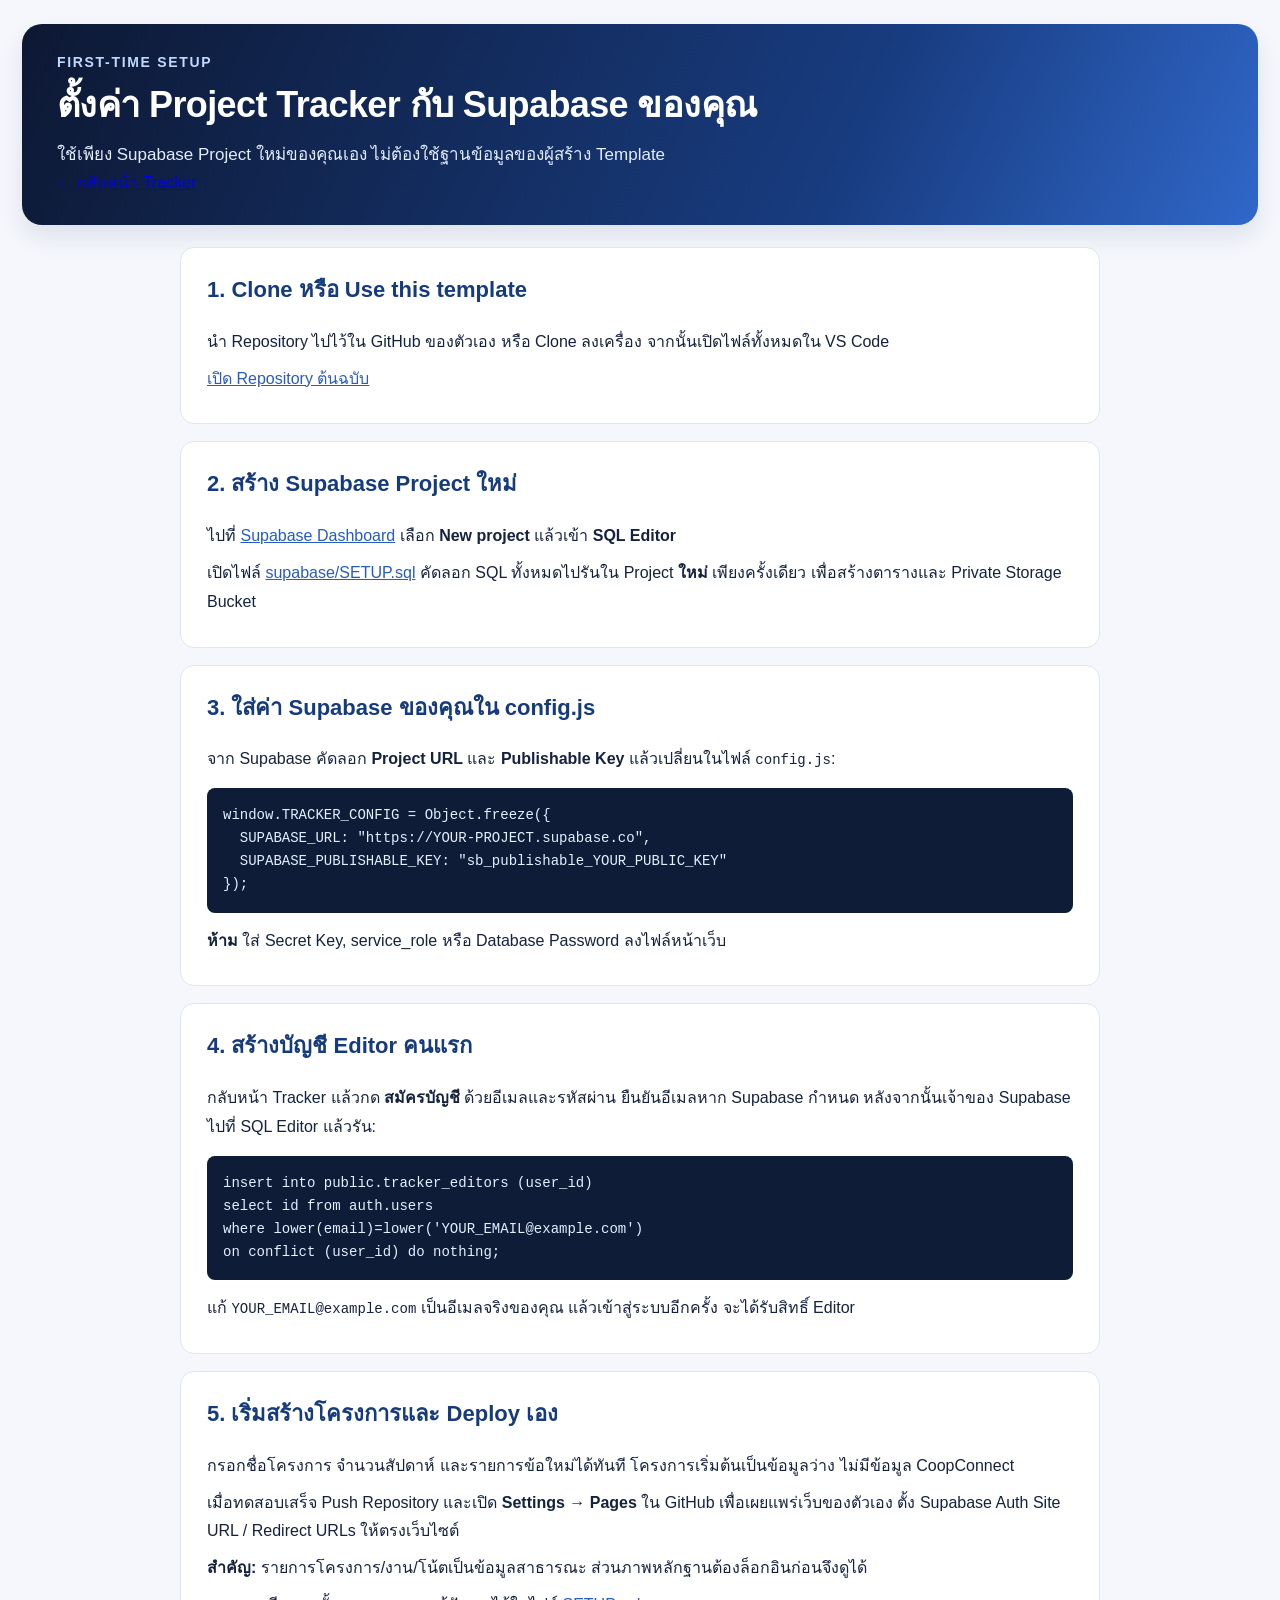
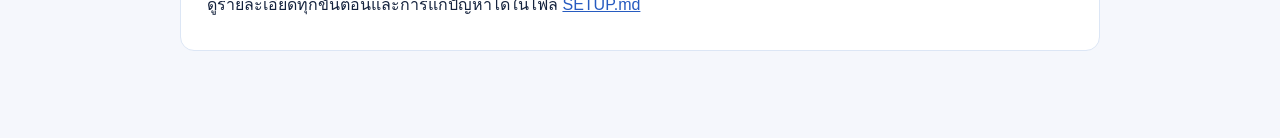
<file: setup.html>
<!doctype html>
<html lang="th"><head><meta charset="utf-8"><meta name="viewport" content="width=device-width,initial-scale=1">
<title>ตั้งค่า Supabase — Project Tracker Tempest</title>
<link rel="stylesheet" href="styles.css">
<style>
.guide{display:grid;gap:17px;max-width:920px;margin:22px auto}
.guide-step{background:#fff;border:1px solid #dce6f5;padding:22px 26px;border-radius:14px;line-height:1.8}
.guide-step h2{margin-top:0;font-size:22px;color:#153b7d}
.guide-step a{color:#275bc0}
.guide-step code,.guide-step pre{font-family:ui-monospace,Consolas,monospace;font-size:14px;overflow-wrap:anywhere}
.guide-step pre{overflow:auto;background:#0f1c38;color:#e4f0ff;padding:16px;border-radius:8px;line-height:1.65}
.guide-step p{margin:8px 0}
</style></head><body><main class="shell">
<header class="hero"><div class="eyebrow">FIRST-TIME SETUP</div>
<h1>ตั้งค่า Project Tracker กับ Supabase ของคุณ</h1>
<p>ใช้เพียง Supabase Project ใหม่ของคุณเอง ไม่ต้องใช้ฐานข้อมูลของผู้สร้าง Template</p>
<a class="hero-back" href="./index.html">← กลับหน้า Tracker</a></header>
<section class="guide">
<div class="guide-step"><h2>1. Clone หรือ Use this template</h2>
<p>นำ Repository ไปไว้ใน GitHub ของตัวเอง หรือ Clone ลงเครื่อง จากนั้นเปิดไฟล์ทั้งหมดใน VS Code</p>
<p><a href="https://github.com/Bunyakhon/project-tracker-tempest" target="_blank" rel="noopener noreferrer">เปิด Repository ต้นฉบับ</a></p></div>
<div class="guide-step"><h2>2. สร้าง Supabase Project ใหม่</h2>
<p>ไปที่ <a href="https://supabase.com/dashboard" target="_blank" rel="noopener noreferrer">Supabase Dashboard</a> เลือก <strong>New project</strong> แล้วเข้า <strong>SQL Editor</strong></p>
<p>เปิดไฟล์ <a href="./supabase/SETUP.sql">supabase/SETUP.sql</a> คัดลอก SQL ทั้งหมดไปรันใน Project <strong>ใหม่</strong> เพียงครั้งเดียว เพื่อสร้างตารางและ Private Storage Bucket</p></div>
<div class="guide-step"><h2>3. ใส่ค่า Supabase ของคุณใน config.js</h2>
<p>จาก Supabase คัดลอก <strong>Project URL</strong> และ <strong>Publishable Key</strong> แล้วเปลี่ยนในไฟล์ <code>config.js</code>:</p>
<pre>window.TRACKER_CONFIG = Object.freeze({
  SUPABASE_URL: "https://YOUR-PROJECT.supabase.co",
  SUPABASE_PUBLISHABLE_KEY: "sb_publishable_YOUR_PUBLIC_KEY"
});</pre>
<p><strong>ห้าม</strong> ใส่ Secret Key, service_role หรือ Database Password ลงไฟล์หน้าเว็บ</p></div>
<div class="guide-step"><h2>4. สร้างบัญชี Editor คนแรก</h2>
<p>กลับหน้า Tracker แล้วกด <strong>สมัครบัญชี</strong> ด้วยอีเมลและรหัสผ่าน ยืนยันอีเมลหาก Supabase กำหนด หลังจากนั้นเจ้าของ Supabase ไปที่ SQL Editor แล้วรัน:</p>
<pre>insert into public.tracker_editors (user_id)
select id from auth.users
where lower(email)=lower('YOUR_EMAIL@example.com')
on conflict (user_id) do nothing;</pre>
<p>แก้ <code>YOUR_EMAIL@example.com</code> เป็นอีเมลจริงของคุณ แล้วเข้าสู่ระบบอีกครั้ง จะได้รับสิทธิ์ Editor</p></div>
<div class="guide-step"><h2>5. เริ่มสร้างโครงการและ Deploy เอง</h2>
<p>กรอกชื่อโครงการ จำนวนสัปดาห์ และรายการข้อใหม่ได้ทันที โครงการเริ่มต้นเป็นข้อมูลว่าง ไม่มีข้อมูล CoopConnect</p>
<p>เมื่อทดสอบเสร็จ Push Repository และเปิด <strong>Settings → Pages</strong> ใน GitHub เพื่อเผยแพร่เว็บของตัวเอง ตั้ง Supabase Auth Site URL / Redirect URLs ให้ตรงเว็บไซต์</p>
<p><strong>สำคัญ:</strong> รายการโครงการ/งาน/โน้ตเป็นข้อมูลสาธารณะ ส่วนภาพหลักฐานต้องล็อกอินก่อนจึงดูได้</p>
<p>ดูรายละเอียดทุกขั้นตอนและการแก้ปัญหาได้ในไฟล์ <a href="./SETUP.md">SETUP.md</a></p></div>
</section></main></body></html>
</file>
<file: styles.css>
/* Reusable Project Progress Tracker · Responsive design */
:root{--navy:#0f1c38;--blue:#285cca;--light:#f5f7fc;--ink:#14223d;--muted:#53647d;--border:#e3e8f1;--white:#fff;color-scheme:light;font-family:"Noto Sans Thai","Sarabun",Tahoma,sans-serif}
*{box-sizing:border-box}body{margin:0;background:var(--light);color:var(--ink)}button,input,select,textarea{font:inherit}button{cursor:pointer}button:focus-visible,input:focus-visible,select:focus-visible,textarea:focus-visible,a:focus-visible,summary:focus-visible{outline:3px solid #81aaf8;outline-offset:2px}
.shell{max-width:1380px;padding:24px 22px 65px;margin:0 auto}.hero{padding:30px 35px;border-radius:20px;background:linear-gradient(115deg,#0d1833,#183c80 67%,#3067c9);color:#fff;box-shadow:0 12px 25px #0f28521a}.hero h1{font-size:clamp(32px,3.3vw,36px);margin:6px 0 8px;letter-spacing:-.6px}.eyebrow{font-size:14px;color:#c1d8ff;letter-spacing:.12em;font-weight:800}.hero p{max-width:960px;line-height:1.7;color:#e3edff;margin:0;font-size:17px}
.summary{display:grid;grid-template-columns:repeat(5,minmax(0,1fr));gap:12px;margin:18px 0}.stat,.panel,.task,.week{background:#fff;border:1px solid var(--border);border-radius:15px}.stat{padding:20px 18px;min-height:125px}.stat small{color:var(--muted);font-size:15px;display:block}.stat strong{font-size:30px;display:block;margin-top:7px;line-height:1.15}.stat .sub{font-size:14px;color:var(--muted);display:block;margin-top:6px;line-height:1.5}
.layout{display:grid;grid-template-columns:270px minmax(0,1fr);gap:18px;align-items:start}.panel{padding:24px}.sidebar{position:sticky;top:16px}.weeks{display:flex;flex-direction:column;gap:10px}.week{width:100%;padding:14px;text-align:left;background:#fff;color:var(--ink)}.week.active{background:#eef4ff;border-color:#4272d0;box-shadow:inset 3px 0 #376bce}.week .small{font-size:16px;color:#53647d}.week strong{font-size:17px;display:block;margin:5px 0;line-height:1.5}.mini,.bar{height:8px;background:#e8edf7;overflow:hidden;border-radius:99px}.mini{margin:10px 0 6px}.mini span,.bar span{height:100%;background:#2c60c7;display:block;transition:width .2s}
.headline{display:flex;justify-content:space-between;align-items:start;gap:14px;flex-wrap:wrap}.headline h2{margin:0;font-size:26px}.intro{font-size:17px;color:var(--muted);line-height:1.7}.chip{border-radius:99px;padding:6px 11px;font-size:16px;font-weight:700;white-space:nowrap}.progress-chip{background:#eaf1ff;color:#245bc2}.tag{display:inline-flex;background:#edf3ff;color:#2556b1;font-weight:750;font-size:16px;border-radius:6px;padding:5px 8px;margin-right:6px}.role,.reference{font-size:16px;color:var(--muted);display:block;margin-top:7px}.task{margin:14px 0;padding:22px}.task-top{display:flex;justify-content:space-between;gap:20px;align-items:start}.task-title{font-size:21px;font-weight:700;line-height:1.5;margin:10px 0 7px}.task-left{flex:1;min-width:0}.status-control{display:flex;flex-direction:column;gap:6px;color:var(--muted);font-size:16px;font-weight:650}.task select{font-size:16px;padding:10px;border:1px solid #d7e0ec;border-radius:8px;min-width:170px;background:#fff;color:var(--ink)}.current-status{margin:14px 0 0;background:#f8fafc;border:1px solid #e8edf5;border-radius:10px;padding:11px 14px;color:#34435b;font-size:16px}.details{border-top:1px solid #edf0f5;margin-top:14px;padding-top:13px}.details summary{font-size:16px;color:#245abe;font-weight:750;cursor:pointer}.scope{font-size:18px;color:#263957;line-height:1.7;margin-top:14px}.scope p{white-space:pre-wrap;margin:7px 0}.scope ul{margin:8px 0 14px;padding-left:28px}.scope li{margin:5px 0}.scope-preview{border-top:1px solid #edf0f5;padding-top:14px}.scope-preview .more-hint{color:#53647d;font-size:16px;font-style:italic}.details label{display:block;font-size:16px;color:#4d5c75;font-weight:680;margin:16px 0 7px}.details textarea{width:100%;min-height:90px;padding:12px;border-radius:9px;border:1px solid #d7e0ee;resize:vertical;font-size:17px}.updated{font-size:15px;color:var(--muted);margin-top:9px}
.toolbar{margin:18px 0;display:grid;grid-template-columns:minmax(180px,1fr) auto auto auto;gap:10px}.toolbar input,.toolbar select,.btn{padding:12px 14px;border:1px solid #d4deed;border-radius:9px;background:#fff;color:#1b2d4a;font-size:16px}.btn.primary{background:#245bc1;color:#fff;border-color:#245bc1}.btn.danger{color:#a72c43}.button-stack{display:grid;gap:10px;margin-top:18px}.week-plan{background:#f3f7ff;border:1px solid #d9e5ff;padding:15px 18px;border-radius:12px;margin:16px 0 19px;font-size:17px;line-height:1.7}.week-plan p{margin:6px 0}.week-plan strong{color:#1b468f}.footer{font-size:15px;color:#728096;line-height:1.7;margin-top:28px}.empty{padding:35px;text-align:center;color:#6b778a;font-size:17px}
@media(max-width:1080px){.summary{grid-template-columns:repeat(3,1fr)}.toolbar{grid-template-columns:1fr 1fr}.toolbar input{grid-column:1/-1}}
@media(max-width:860px){.layout{grid-template-columns:1fr}.sidebar{position:static}.weeks{display:grid;grid-template-columns:repeat(2,minmax(0,1fr))}.summary{grid-template-columns:repeat(3,minmax(0,1fr))}}
@media(max-width:560px){.shell{padding:12px}.hero{padding:23px}.hero h1{font-size:32px}.summary{grid-template-columns:repeat(2,minmax(0,1fr))}.stat{padding:13px;min-height:92px}.stat strong{font-size:24px}.weeks{grid-template-columns:repeat(2,minmax(0,1fr))}.week{padding:10px}.week strong{font-size:16px}.panel{padding:16px}.toolbar{grid-template-columns:1fr}.toolbar input{grid-column:auto}.task-top{flex-direction:column}.status-control{align-items:flex-start}.headline h2{font-size:22px}.footer{font-size:16px}}

[hidden]{display:none!important}
.cloud-panel{background:#fff;border:1px solid var(--border);border-radius:15px;padding:20px;margin:18px 0;font-size:16px}
.cloud-header{display:flex;justify-content:space-between;gap:15px;flex-wrap:wrap;margin-bottom:12px}
#cloudStatus{color:#2556b1}#cloudStatus[data-error="true"],#authMessage[data-error="true"]{color:#ad2445}
.cloud-form{display:flex;align-items:flex-end;gap:10px;flex-wrap:wrap;padding:10px 0}
.cloud-form label{display:flex;flex-direction:column;gap:5px}
.cloud-form input{border:1px solid #d4deed;border-radius:9px;padding:11px;font-size:16px;min-width:180px}
.cloud-panel .btn{margin:6px 5px 6px 0}
.btn:disabled,.task select:disabled,.task textarea:disabled{opacity:.6;cursor:not-allowed}
@media(max-width:560px){.cloud-form,.cloud-form label,.cloud-form input{width:100%;min-width:0}}
</file>
